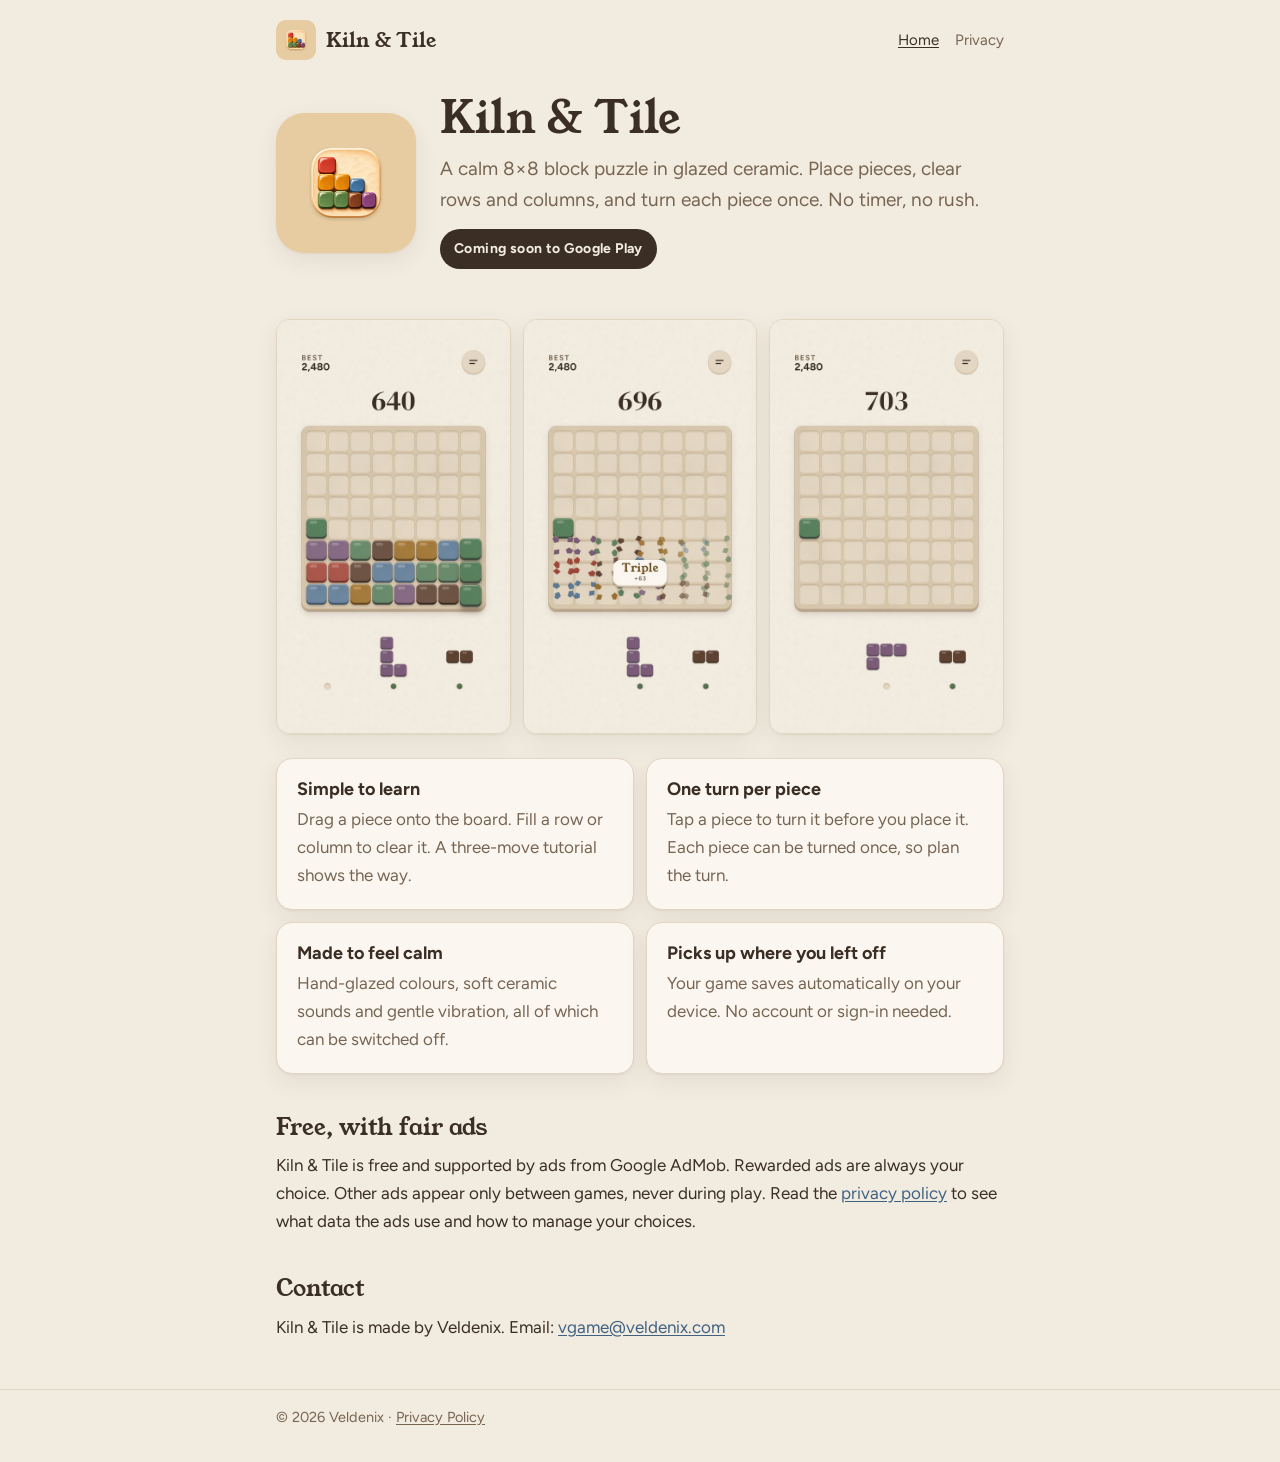
<file: index.html>
<!doctype html>
<html lang="en">
<head>
<meta charset="utf-8">
<meta name="viewport" content="width=device-width, initial-scale=1">
<title>Kiln &amp; Tile</title>
<meta name="description" content="Kiln & Tile is a calm 8×8 block puzzle in glazed ceramic for Android, iPhone and iPad, by Veldenix.">
<meta name="color-scheme" content="light dark">
<link rel="icon" type="image/png" href="assets/img/favicon-48.png">
<link rel="apple-touch-icon" href="assets/img/apple-touch-icon.png">
<link rel="canonical" href="https://vgame-ux.github.io/kiln-and-tile/">
<link rel="stylesheet" href="assets/site.css">
</head>
<body>
<header class="site-head">
  <div class="wrap">
    <a class="brand" href="./" aria-current="page"><img src="assets/img/app-icon-256.png" alt="" width="40" height="40"><span>Kiln &amp; Tile</span></a>
    <nav aria-label="Site">
      <a href="./" aria-current="page">Home</a>
      <a href="privacy-policy.html">Privacy</a>
    </nav>
  </div>
</header>

<main class="wrap">
  <section class="hero">
    <img class="icon" src="assets/img/app-icon-256.png" alt="Kiln & Tile app icon: glazed ceramic blocks on an ivory tile" width="140" height="140">
    <div>
      <h1>Kiln &amp; Tile</h1>
      <p class="lede">A calm 8×8 block puzzle in glazed ceramic. Place pieces, clear rows and columns, and turn each piece once. No timer, no rush.</p>
      <p><span class="badge">Coming soon to Google Play</span></p>
    </div>
  </section>

  <div class="shots" role="list">
    <img role="listitem" src="assets/img/shot-drag.jpg" alt="Dragging a piece onto the board, with the rows it will clear lit up" width="540" height="960" loading="lazy">
    <img role="listitem" src="assets/img/shot-clear.jpg" alt="Three lines clearing at once with a “Triple” callout" width="540" height="960" loading="lazy">
    <img role="listitem" src="assets/img/shot-turn.jpg" alt="A piece turned in the tray, its turn marker used" width="540" height="960" loading="lazy">
  </div>

  <section class="features" aria-label="Features">
    <div class="card"><h3>Simple to learn</h3><p>Drag a piece onto the board. Fill a row or column to clear it. A three-move tutorial shows the way.</p></div>
    <div class="card"><h3>One turn per piece</h3><p>Tap a piece to turn it before you place it. Each piece can be turned once, so plan the turn.</p></div>
    <div class="card"><h3>Made to feel calm</h3><p>Hand-glazed colours, soft ceramic sounds and gentle vibration, all of which can be switched off.</p></div>
    <div class="card"><h3>Picks up where you left off</h3><p>Your game saves automatically on your device. No account or sign-in needed.</p></div>
  </section>

  <h2>Free, with fair ads</h2>
  <p>Kiln &amp; Tile is free and supported by ads from Google AdMob. Rewarded ads are always your choice. Other ads appear only between games, never during play. Read the <a href="privacy-policy.html">privacy policy</a> to see what data the ads use and how to manage your choices.</p>

  <h2>Contact</h2>
  <p>Kiln &amp; Tile is made by Veldenix. Email: <a href="mailto:vgame@veldenix.com">vgame@veldenix.com</a></p>
</main>

<footer class="site-foot">
  <div class="wrap">
    <p>© 2026 Veldenix · <a href="privacy-policy.html">Privacy Policy</a></p>
  </div>
</footer>
</body>
</html>
</file>
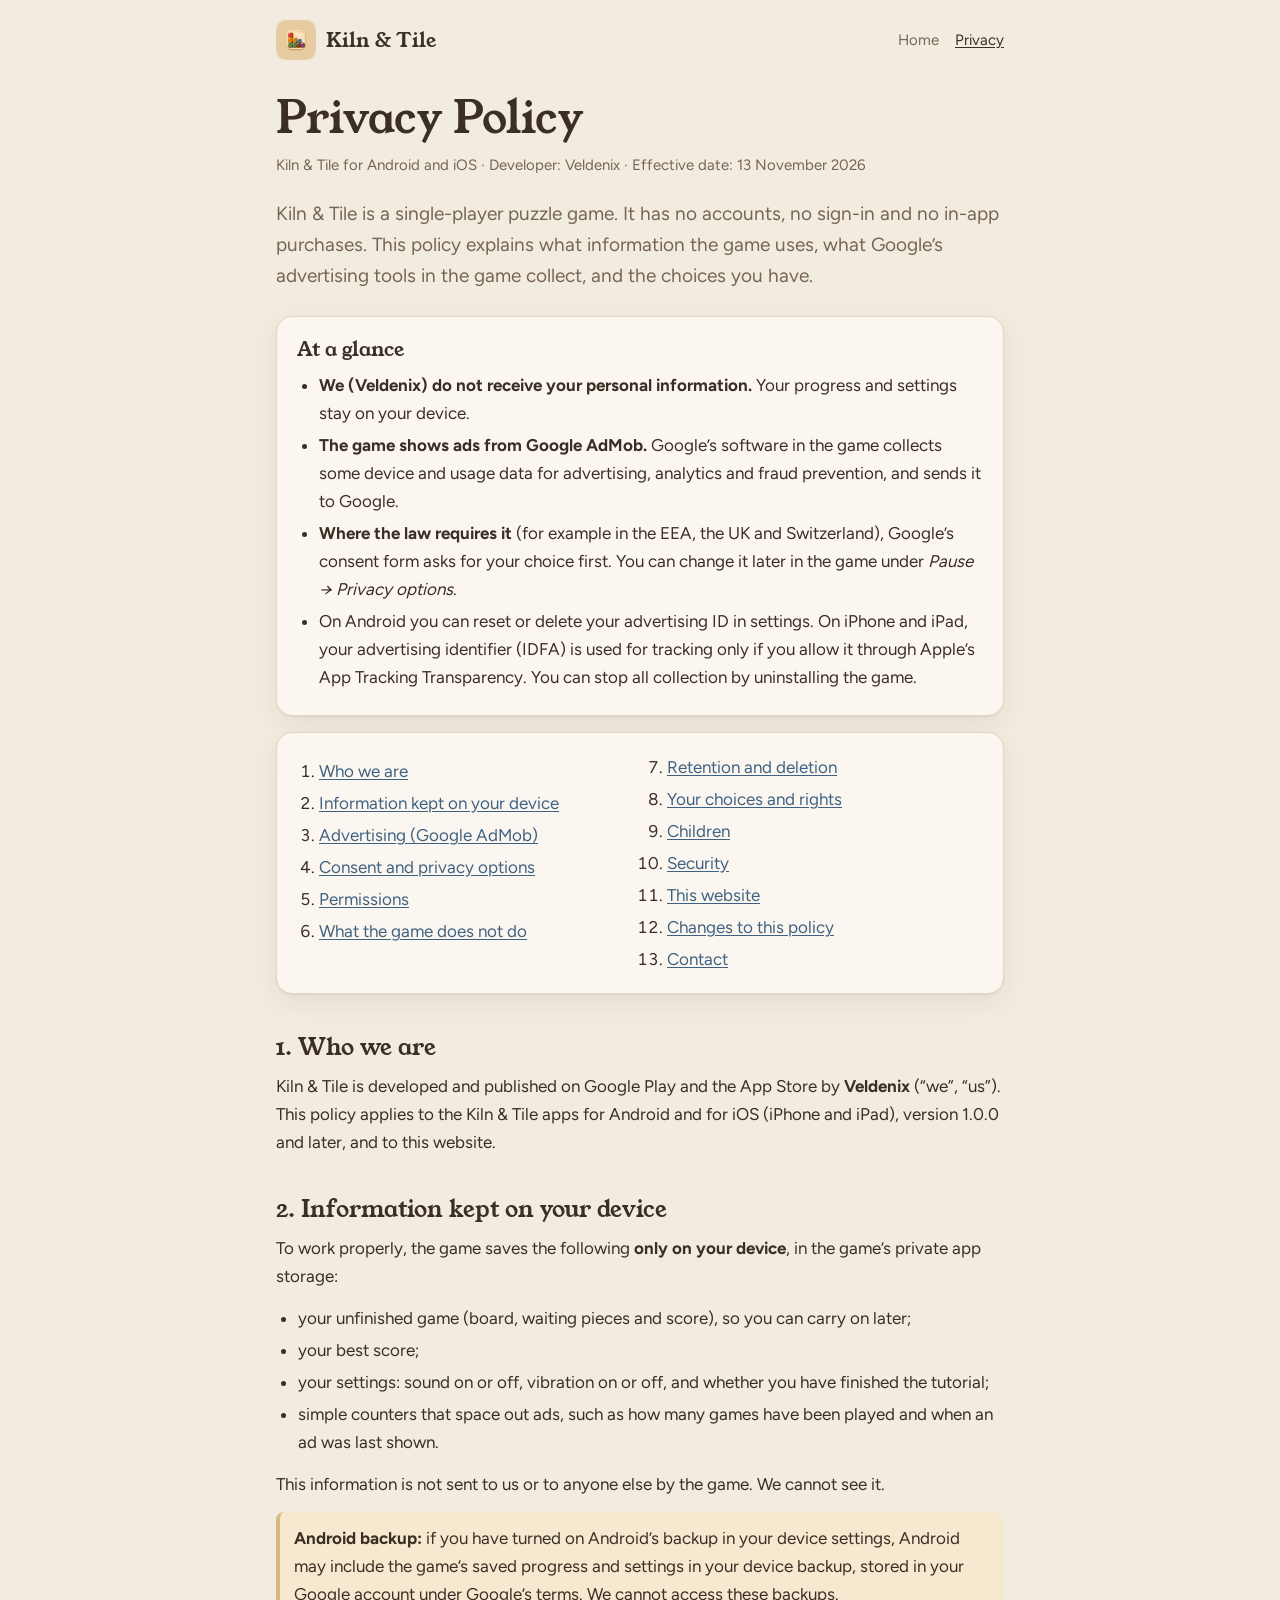
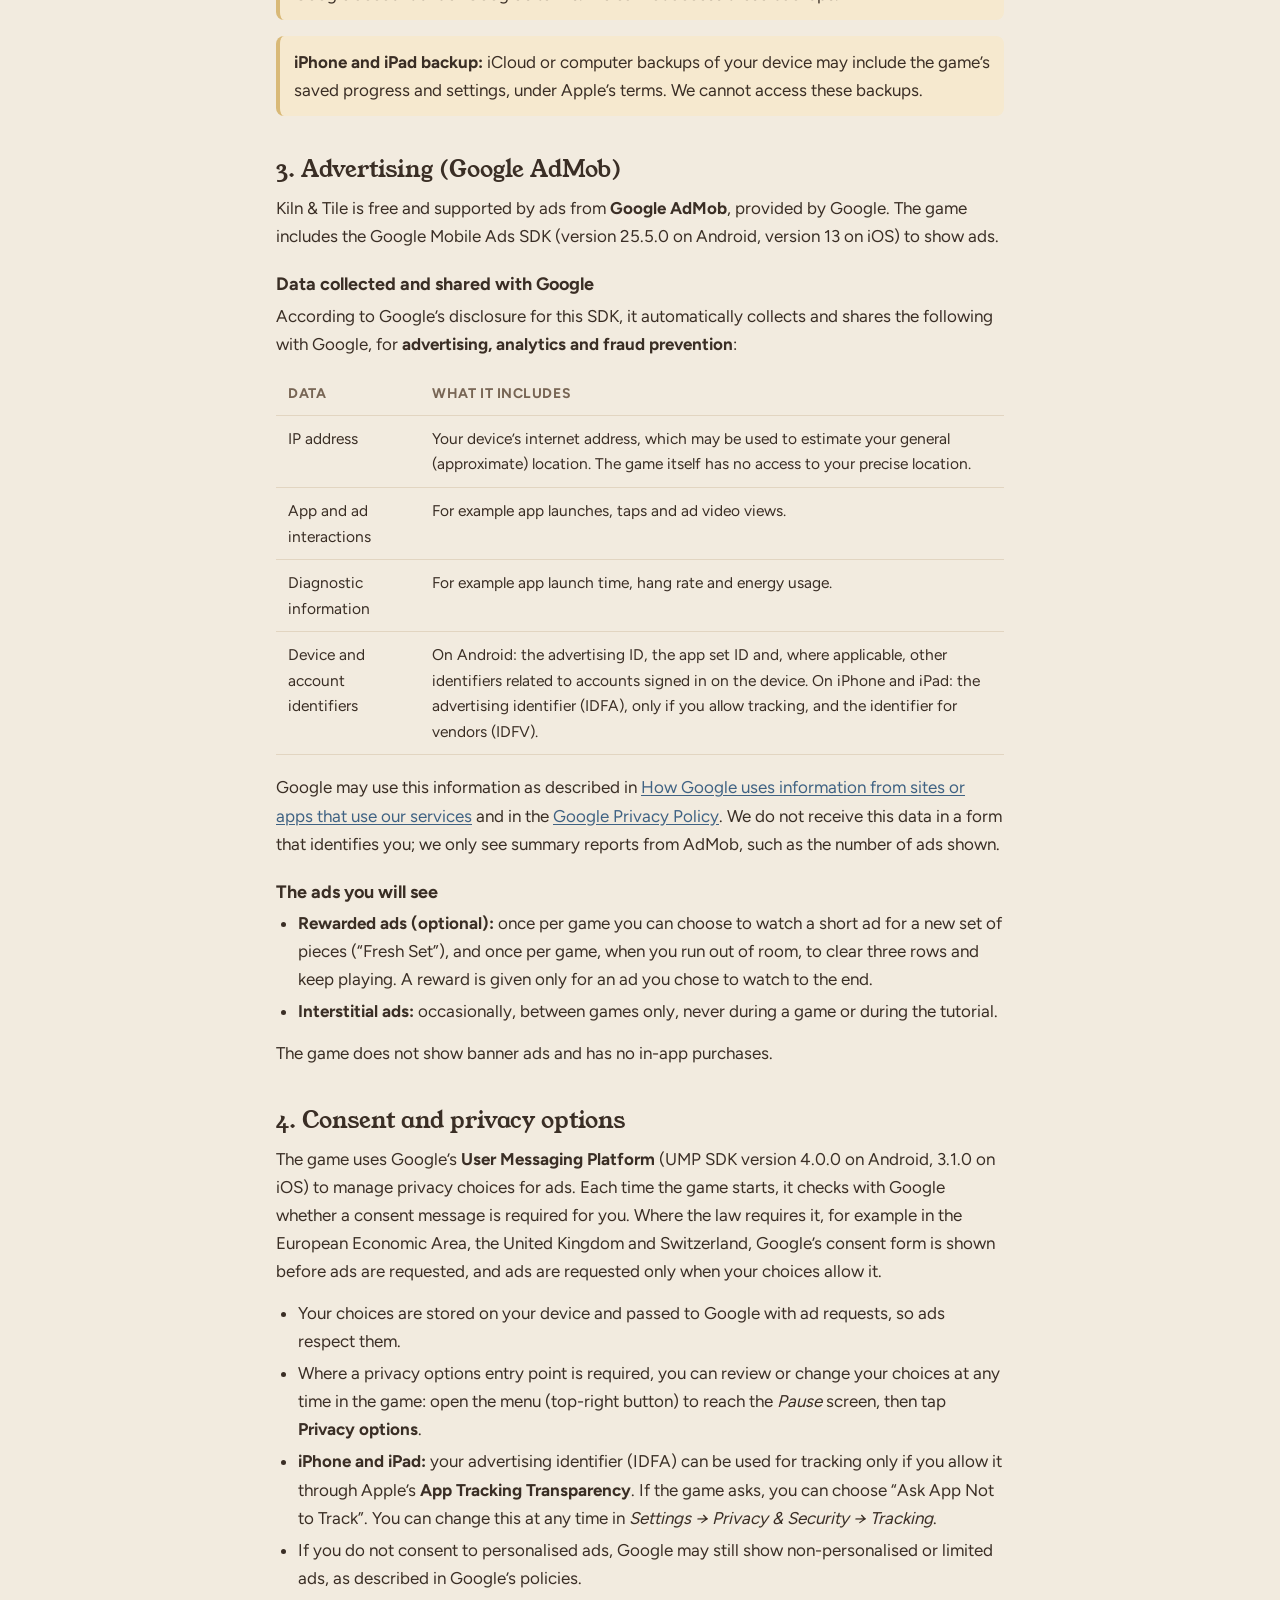
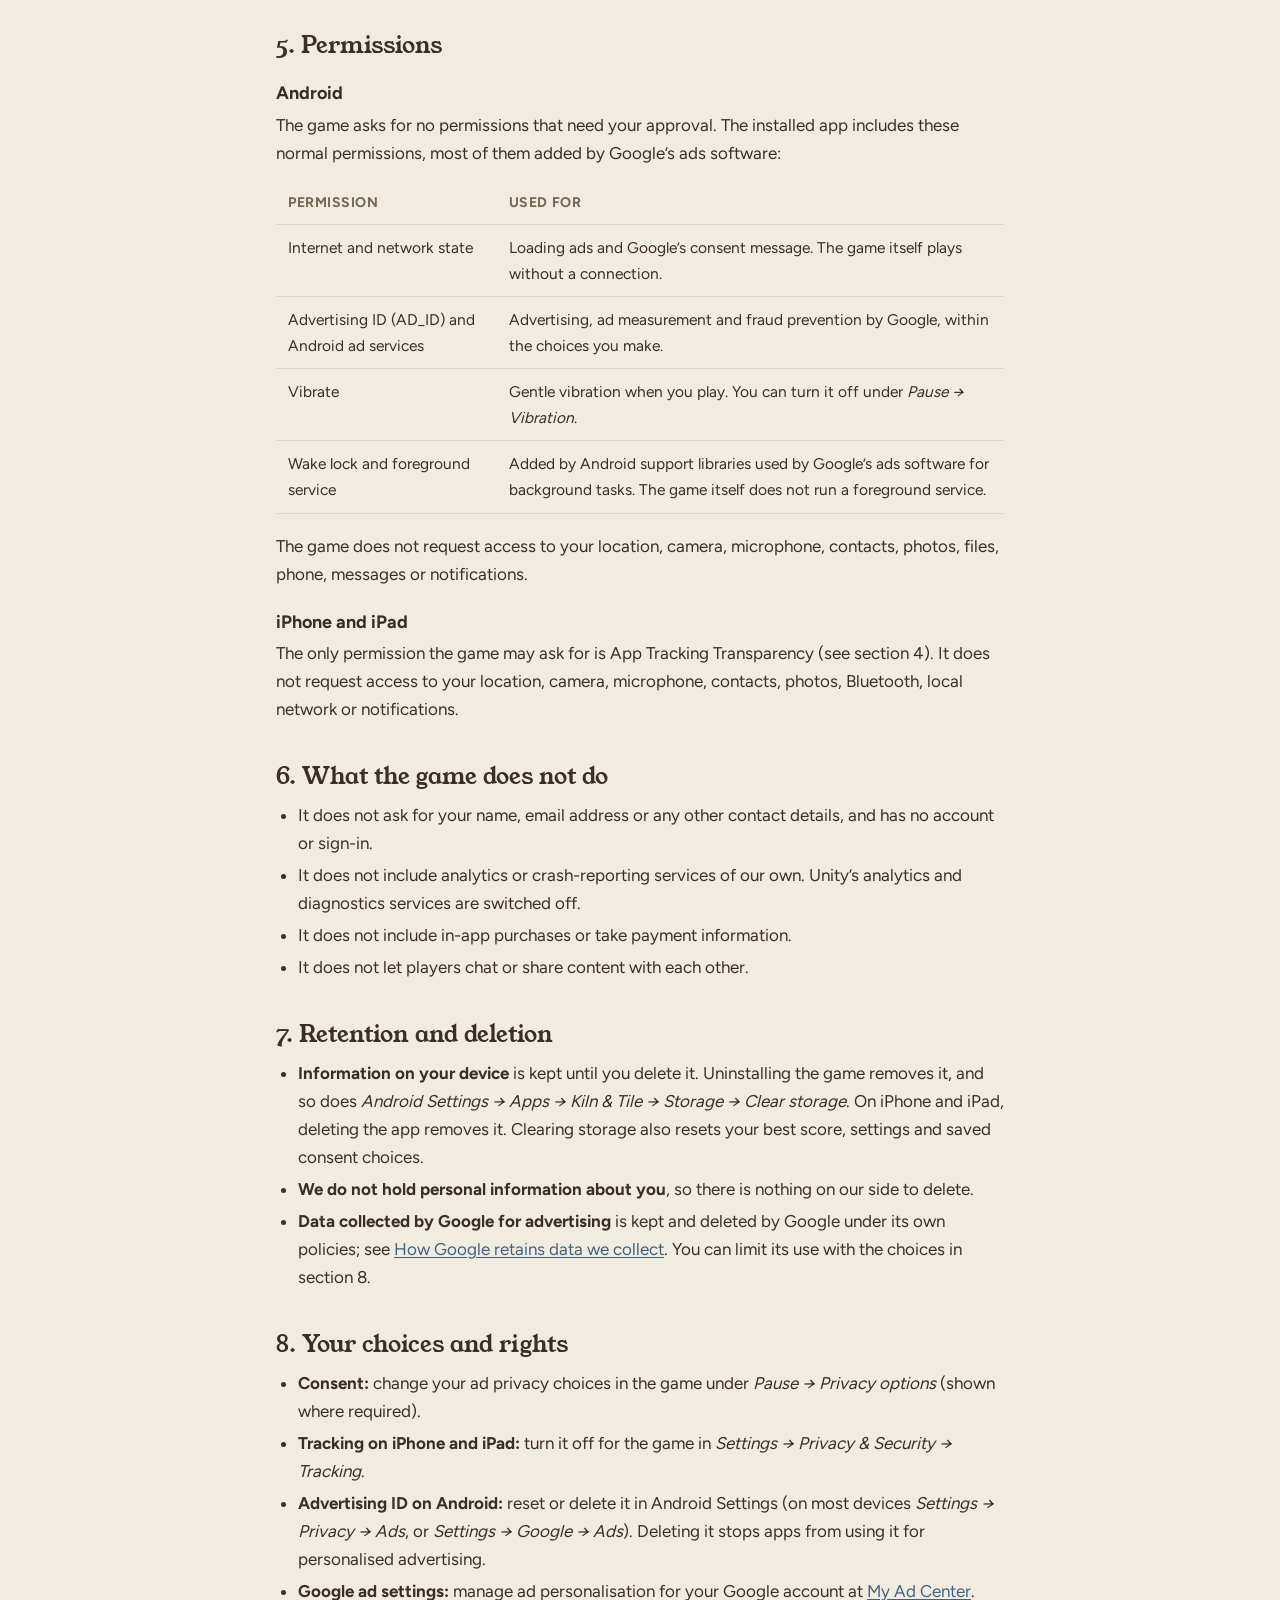
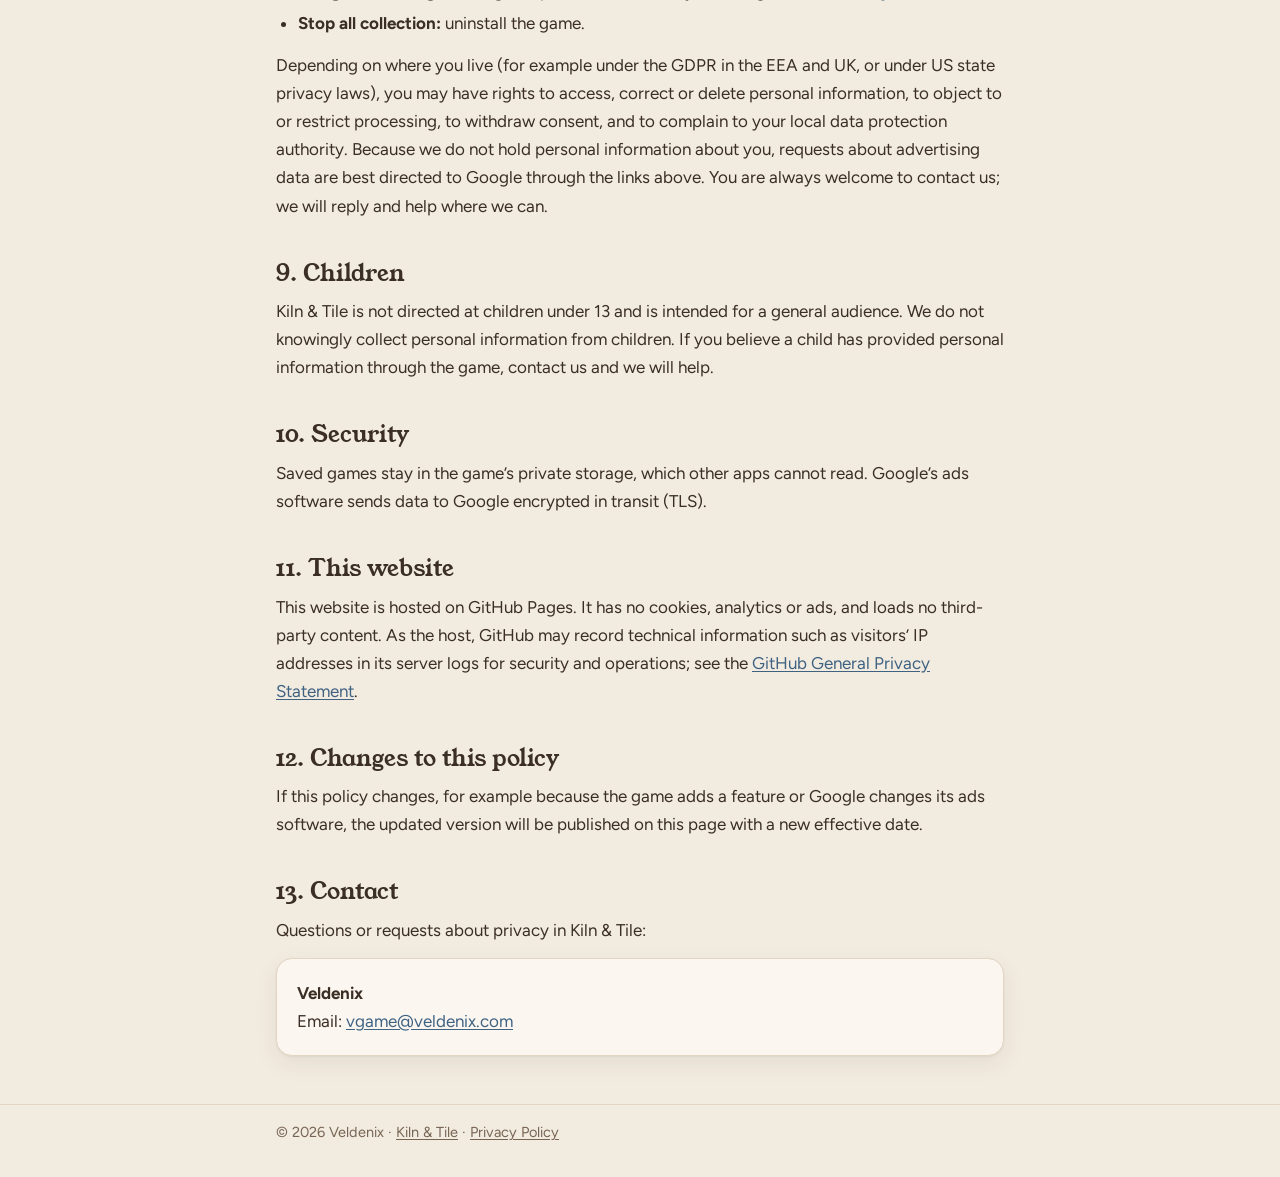
<file: privacy-policy.html>
<!doctype html>
<html lang="en">
<head>
<meta charset="utf-8">
<meta name="viewport" content="width=device-width, initial-scale=1">
<title>Kiln &amp; Tile Privacy Policy</title>
<meta name="description" content="Privacy policy for Kiln & Tile, a calm block puzzle game for Android, iPhone and iPad by Veldenix: what data is used, advertising and consent, retention, deletion and contact.">
<meta name="color-scheme" content="light dark">
<link rel="icon" type="image/png" href="assets/img/favicon-48.png">
<link rel="apple-touch-icon" href="assets/img/apple-touch-icon.png">
<link rel="canonical" href="https://vgame-ux.github.io/kiln-and-tile/privacy-policy.html">
<link rel="stylesheet" href="assets/site.css">
</head>
<body>
<header class="site-head">
  <div class="wrap">
    <a class="brand" href="./"><img src="assets/img/app-icon-256.png" alt="" width="40" height="40"><span>Kiln &amp; Tile</span></a>
    <nav aria-label="Site">
      <a href="./">Home</a>
      <a href="privacy-policy.html" aria-current="page">Privacy</a>
    </nav>
  </div>
</header>

<main class="wrap">
  <h1>Privacy Policy</h1>
  <p class="meta">Kiln &amp; Tile for Android and iOS · Developer: Veldenix · Effective date: 13 November 2026</p>

  <p class="lede">Kiln &amp; Tile is a single-player puzzle game. It has no accounts, no sign-in and no in-app purchases. This policy explains what information the game uses, what Google’s advertising tools in the game collect, and the choices you have.</p>

  <section class="card glance" aria-labelledby="glance">
    <h2 id="glance">At a glance</h2>
    <ul>
      <li><strong>We (Veldenix) do not receive your personal information.</strong> Your progress and settings stay on your device.</li>
      <li><strong>The game shows ads from Google AdMob.</strong> Google’s software in the game collects some device and usage data for advertising, analytics and fraud prevention, and sends it to Google.</li>
      <li><strong>Where the law requires it</strong> (for example in the EEA, the UK and Switzerland), Google’s consent form asks for your choice first. You can change it later in the game under <em>Pause → Privacy options</em>.</li>
      <li>On Android you can reset or delete your advertising ID in settings. On iPhone and iPad, your advertising identifier (IDFA) is used for tracking only if you allow it through Apple’s App Tracking Transparency. You can stop all collection by uninstalling the game.</li>
    </ul>
  </section>

  <nav class="card toc" aria-label="Contents" style="margin-top:16px">
    <ol>
      <li><a href="#who">Who we are</a></li>
      <li><a href="#device">Information kept on your device</a></li>
      <li><a href="#ads">Advertising (Google AdMob)</a></li>
      <li><a href="#consent">Consent and privacy options</a></li>
      <li><a href="#permissions">Permissions</a></li>
      <li><a href="#not">What the game does not do</a></li>
      <li><a href="#retention">Retention and deletion</a></li>
      <li><a href="#choices">Your choices and rights</a></li>
      <li><a href="#children">Children</a></li>
      <li><a href="#security">Security</a></li>
      <li><a href="#website">This website</a></li>
      <li><a href="#changes">Changes to this policy</a></li>
      <li><a href="#contact">Contact</a></li>
    </ol>
  </nav>

  <h2 id="who">1. Who we are</h2>
  <p>Kiln &amp; Tile is developed and published on Google Play and the App Store by <strong>Veldenix</strong> (“we”, “us”). This policy applies to the Kiln &amp; Tile apps for Android and for iOS (iPhone and iPad), version 1.0.0 and later, and to this website.</p>

  <h2 id="device">2. Information kept on your device</h2>
  <p>To work properly, the game saves the following <strong>only on your device</strong>, in the game’s private app storage:</p>
  <ul>
    <li>your unfinished game (board, waiting pieces and score), so you can carry on later;</li>
    <li>your best score;</li>
    <li>your settings: sound on or off, vibration on or off, and whether you have finished the tutorial;</li>
    <li>simple counters that space out ads, such as how many games have been played and when an ad was last shown.</li>
  </ul>
  <p>This information is not sent to us or to anyone else by the game. We cannot see it.</p>
  <p class="note"><strong>Android backup:</strong> if you have turned on Android’s backup in your device settings, Android may include the game’s saved progress and settings in your device backup, stored in your Google account under Google’s terms. We cannot access these backups.</p>
  <p class="note"><strong>iPhone and iPad backup:</strong> iCloud or computer backups of your device may include the game’s saved progress and settings, under Apple’s terms. We cannot access these backups.</p>

  <h2 id="ads">3. Advertising (Google AdMob)</h2>
  <p>Kiln &amp; Tile is free and supported by ads from <strong>Google AdMob</strong>, provided by Google. The game includes the Google Mobile Ads SDK (version 25.5.0 on Android, version 13 on iOS) to show ads.</p>
  <h3>Data collected and shared with Google</h3>
  <p>According to Google’s disclosure for this SDK, it automatically collects and shares the following with Google, for <strong>advertising, analytics and fraud prevention</strong>:</p>
  <table>
    <thead><tr><th scope="col">Data</th><th scope="col">What it includes</th></tr></thead>
    <tbody>
      <tr><td data-label="Data">IP address</td><td data-label="What it includes">Your device’s internet address, which may be used to estimate your general (approximate) location. The game itself has no access to your precise location.</td></tr>
      <tr><td data-label="Data">App and ad interactions</td><td data-label="What it includes">For example app launches, taps and ad video views.</td></tr>
      <tr><td data-label="Data">Diagnostic information</td><td data-label="What it includes">For example app launch time, hang rate and energy usage.</td></tr>
      <tr><td data-label="Data">Device and account identifiers</td><td data-label="What it includes">On Android: the advertising ID, the app set ID and, where applicable, other identifiers related to accounts signed in on the device. On iPhone and iPad: the advertising identifier (IDFA), only if you allow tracking, and the identifier for vendors (IDFV).</td></tr>
    </tbody>
  </table>
  <p>Google may use this information as described in <a href="https://policies.google.com/technologies/partner-sites">How Google uses information from sites or apps that use our services</a> and in the <a href="https://policies.google.com/privacy">Google Privacy Policy</a>. We do not receive this data in a form that identifies you; we only see summary reports from AdMob, such as the number of ads shown.</p>
  <h3>The ads you will see</h3>
  <ul>
    <li><strong>Rewarded ads (optional):</strong> once per game you can choose to watch a short ad for a new set of pieces (“Fresh Set”), and once per game, when you run out of room, to clear three rows and keep playing. A reward is given only for an ad you chose to watch to the end.</li>
    <li><strong>Interstitial ads:</strong> occasionally, between games only, never during a game or during the tutorial.</li>
  </ul>
  <p>The game does not show banner ads and has no in-app purchases.</p>

  <h2 id="consent">4. Consent and privacy options</h2>
  <p>The game uses Google’s <strong>User Messaging Platform</strong> (UMP SDK version 4.0.0 on Android, 3.1.0 on iOS) to manage privacy choices for ads. Each time the game starts, it checks with Google whether a consent message is required for you. Where the law requires it, for example in the European Economic Area, the United Kingdom and Switzerland, Google’s consent form is shown before ads are requested, and ads are requested only when your choices allow it.</p>
  <ul>
    <li>Your choices are stored on your device and passed to Google with ad requests, so ads respect them.</li>
    <li>Where a privacy options entry point is required, you can review or change your choices at any time in the game: open the menu (top-right button) to reach the <em>Pause</em> screen, then tap <strong>Privacy options</strong>.</li>
    <li><strong>iPhone and iPad:</strong> your advertising identifier (IDFA) can be used for tracking only if you allow it through Apple’s <strong>App Tracking Transparency</strong>. If the game asks, you can choose “Ask App Not to Track”. You can change this at any time in <em>Settings → Privacy &amp; Security → Tracking</em>.</li>
    <li>If you do not consent to personalised ads, Google may still show non-personalised or limited ads, as described in Google’s policies.</li>
  </ul>

  <h2 id="permissions">5. Permissions</h2>
  <h3>Android</h3>
  <p>The game asks for no permissions that need your approval. The installed app includes these normal permissions, most of them added by Google’s ads software:</p>
  <table>
    <thead><tr><th scope="col">Permission</th><th scope="col">Used for</th></tr></thead>
    <tbody>
      <tr><td data-label="Permission">Internet and network state</td><td data-label="Used for">Loading ads and Google’s consent message. The game itself plays without a connection.</td></tr>
      <tr><td data-label="Permission">Advertising ID (AD_ID) and Android ad services</td><td data-label="Used for">Advertising, ad measurement and fraud prevention by Google, within the choices you make.</td></tr>
      <tr><td data-label="Permission">Vibrate</td><td data-label="Used for">Gentle vibration when you play. You can turn it off under <em>Pause → Vibration</em>.</td></tr>
      <tr><td data-label="Permission">Wake lock and foreground service</td><td data-label="Used for">Added by Android support libraries used by Google’s ads software for background tasks. The game itself does not run a foreground service.</td></tr>
    </tbody>
  </table>
  <p>The game does not request access to your location, camera, microphone, contacts, photos, files, phone, messages or notifications.</p>
  <h3>iPhone and iPad</h3>
  <p>The only permission the game may ask for is App Tracking Transparency (see section 4). It does not request access to your location, camera, microphone, contacts, photos, Bluetooth, local network or notifications.</p>

  <h2 id="not">6. What the game does not do</h2>
  <ul>
    <li>It does not ask for your name, email address or any other contact details, and has no account or sign-in.</li>
    <li>It does not include analytics or crash-reporting services of our own. Unity’s analytics and diagnostics services are switched off.</li>
    <li>It does not include in-app purchases or take payment information.</li>
    <li>It does not let players chat or share content with each other.</li>
  </ul>

  <h2 id="retention">7. Retention and deletion</h2>
  <ul>
    <li><strong>Information on your device</strong> is kept until you delete it. Uninstalling the game removes it, and so does <em>Android Settings → Apps → Kiln &amp; Tile → Storage → Clear storage</em>. On iPhone and iPad, deleting the app removes it. Clearing storage also resets your best score, settings and saved consent choices.</li>
    <li><strong>We do not hold personal information about you</strong>, so there is nothing on our side to delete.</li>
    <li><strong>Data collected by Google for advertising</strong> is kept and deleted by Google under its own policies; see <a href="https://policies.google.com/technologies/retention">How Google retains data we collect</a>. You can limit its use with the choices in section 8.</li>
  </ul>

  <h2 id="choices">8. Your choices and rights</h2>
  <ul>
    <li><strong>Consent:</strong> change your ad privacy choices in the game under <em>Pause → Privacy options</em> (shown where required).</li>
    <li><strong>Tracking on iPhone and iPad:</strong> turn it off for the game in <em>Settings → Privacy &amp; Security → Tracking</em>.</li>
    <li><strong>Advertising ID on Android:</strong> reset or delete it in Android Settings (on most devices <em>Settings → Privacy → Ads</em>, or <em>Settings → Google → Ads</em>). Deleting it stops apps from using it for personalised advertising.</li>
    <li><strong>Google ad settings:</strong> manage ad personalisation for your Google account at <a href="https://myadcenter.google.com/">My Ad Center</a>.</li>
    <li><strong>Stop all collection:</strong> uninstall the game.</li>
  </ul>
  <p>Depending on where you live (for example under the GDPR in the EEA and UK, or under US state privacy laws), you may have rights to access, correct or delete personal information, to object to or restrict processing, to withdraw consent, and to complain to your local data protection authority. Because we do not hold personal information about you, requests about advertising data are best directed to Google through the links above. You are always welcome to contact us; we will reply and help where we can.</p>

  <h2 id="children">9. Children</h2>
  <p>Kiln &amp; Tile is not directed at children under 13 and is intended for a general audience. We do not knowingly collect personal information from children. If you believe a child has provided personal information through the game, contact us and we will help.</p>

  <h2 id="security">10. Security</h2>
  <p>Saved games stay in the game’s private storage, which other apps cannot read. Google’s ads software sends data to Google encrypted in transit (TLS).</p>

  <h2 id="website">11. This website</h2>
  <p>This website is hosted on GitHub Pages. It has no cookies, analytics or ads, and loads no third-party content. As the host, GitHub may record technical information such as visitors’ IP addresses in its server logs for security and operations; see the <a href="https://docs.github.com/en/site-policy/privacy-policies/github-general-privacy-statement">GitHub General Privacy Statement</a>.</p>

  <h2 id="changes">12. Changes to this policy</h2>
  <p>If this policy changes, for example because the game adds a feature or Google changes its ads software, the updated version will be published on this page with a new effective date.</p>

  <h2 id="contact">13. Contact</h2>
  <p>Questions or requests about privacy in Kiln &amp; Tile:</p>
  <p class="card"><strong>Veldenix</strong><br>
    Email: <a href="mailto:vgame@veldenix.com">vgame@veldenix.com</a></p>
</main>

<footer class="site-foot">
  <div class="wrap">
    <p>© 2026 Veldenix · <a href="./">Kiln &amp; Tile</a> · <a href="privacy-policy.html">Privacy Policy</a></p>
  </div>
</footer>
</body>
</html>
</file>
<file: assets/site.css>
/* Kiln & Tile site: shared styles. Fonts are self-hosted (SIL OFL), so pages make no third-party requests. */
@font-face {
  font-family: "Young Serif";
  src: url("fonts/YoungSerif-Regular.ttf") format("truetype");
  font-weight: 400;
  font-display: swap;
}
@font-face {
  font-family: "Figtree";
  src: url("fonts/Figtree-Variable.ttf") format("truetype");
  font-weight: 300 900;
  font-display: swap;
}

:root {
  --bg: #F2EBDF;          /* Linen */
  --surface: #FBF7F0;     /* Porcelain */
  --line: #E2D5C1;        /* Well */
  --ink: #3A2E25;         /* Umber */
  --muted: #776554;       /* Clay ink */
  --accent: #A3463A;      /* Oxblood */
  --link: #3F6283;        /* Cobalt, darkened for contrast */
  --note-bg: #F6E9CF;
  --note-line: #D9B977;
  --shadow: 0 1px 2px rgba(58, 46, 37, .06), 0 8px 24px rgba(58, 46, 37, .07);
  color-scheme: light;
}
@media (prefers-color-scheme: dark) {
  :root:not([data-theme="light"]) {
    --bg: #1E1813;
    --surface: #2A221B;
    --line: #3E3328;
    --ink: #F2EBDF;
    --muted: #C4B4A0;
    --accent: #E08A7C;
    --link: #9DBBD8;
    --note-bg: #3A2F1C;
    --note-line: #7A6233;
    --shadow: none;
    color-scheme: dark;
  }
}
:root[data-theme="dark"] {
  --bg: #1E1813; --surface: #2A221B; --line: #3E3328; --ink: #F2EBDF; --muted: #C4B4A0;
  --accent: #E08A7C; --link: #9DBBD8; --note-bg: #3A2F1C; --note-line: #7A6233; --shadow: none;
  color-scheme: dark;
}

* { box-sizing: border-box; }
html { -webkit-text-size-adjust: 100%; }
body {
  margin: 0;
  background: var(--bg);
  color: var(--ink);
  font: 400 17px/1.65 "Figtree", system-ui, -apple-system, "Segoe UI", Roboto, sans-serif;
  overflow-wrap: break-word;
}
a { color: var(--link); text-underline-offset: 2px; }
a:focus-visible { outline: 3px solid var(--link); outline-offset: 2px; border-radius: 4px; }
img { max-width: 100%; height: auto; display: block; }

.wrap { max-width: 760px; margin: 0 auto; padding: 0 16px; }

/* Header */
.site-head { padding: 20px 0 8px; }
.site-head .wrap { display: flex; align-items: center; gap: 12px; }
.brand { display: flex; align-items: center; gap: 10px; color: var(--ink); text-decoration: none; }
.brand img { width: 40px; height: 40px; border-radius: 10px; }
.brand span { font-family: "Young Serif", Georgia, serif; font-size: 20px; }
.site-head nav { margin-left: auto; display: flex; gap: 16px; font-size: 15px; }
.site-head nav a { color: var(--muted); text-decoration: none; }
.site-head nav a:hover, .site-head nav a[aria-current="page"] { color: var(--ink); text-decoration: underline; }

/* Type */
h1, h2, h3 { font-family: "Young Serif", Georgia, serif; font-weight: 400; line-height: 1.2; color: var(--ink); }
h1 { font-size: clamp(30px, 7vw, 44px); margin: 24px 0 8px; }
h2 { font-size: 23px; margin: 40px 0 10px; scroll-margin-top: 16px; }
h3 { font-size: 18px; margin: 24px 0 6px; font-family: "Figtree", system-ui, sans-serif; font-weight: 700; }
p, ul, ol { margin: 0 0 14px; }
ul, ol { padding-left: 22px; }
li { margin: 4px 0; }
.lede { font-size: 19px; color: var(--muted); }
.meta { color: var(--muted); font-size: 15px; margin: 0 0 20px; }

/* Blocks */
.card {
  background: var(--surface);
  border: 1px solid var(--line);
  border-radius: 16px;
  padding: 20px;
  box-shadow: var(--shadow);
}
.glance { margin: 24px 0 8px; }
.glance h2 { margin-top: 0; font-size: 20px; }
.glance ul { margin-bottom: 0; }
.toc ol { margin: 0; columns: 2 240px; column-gap: 32px; }
.toc li { break-inside: avoid; }
.note {
  background: var(--note-bg);
  border-left: 4px solid var(--note-line);
  border-radius: 8px;
  padding: 12px 14px;
  margin: 0 0 16px;
}
.placeholder { background: var(--note-bg); outline: 2px dashed var(--note-line); border-radius: 4px; padding: 0 4px; }

/* Tables become stacked cards on narrow screens */
table { width: 100%; border-collapse: collapse; margin: 8px 0 18px; font-size: 15.5px; }
th, td { text-align: left; vertical-align: top; padding: 10px 12px; border-bottom: 1px solid var(--line); }
th { font-weight: 700; color: var(--muted); font-size: 14px; text-transform: uppercase; letter-spacing: .04em; }
@media (max-width: 620px) {
  table, thead, tbody, tr, th, td { display: block; }
  thead { position: absolute; left: -9999px; }
  tr { background: var(--surface); border: 1px solid var(--line); border-radius: 12px; padding: 6px 4px; margin: 0 0 12px; }
  td { border: 0; padding: 6px 12px; }
  td::before { content: attr(data-label); display: block; font-size: 12.5px; font-weight: 700; letter-spacing: .05em; text-transform: uppercase; color: var(--muted); }
}

/* Home page */
.hero { display: grid; gap: 24px; align-items: center; padding: 16px 0 8px; }
.hero .icon { width: 120px; height: 120px; border-radius: 28px; box-shadow: var(--shadow); }
.hero h1 { margin-top: 8px; }
@media (min-width: 640px) { .hero { grid-template-columns: 140px 1fr; } .hero .icon { width: 140px; height: 140px; } }
.badge {
  display: inline-block; font-size: 14px; font-weight: 700; letter-spacing: .03em;
  padding: 8px 14px; border-radius: 999px; background: var(--ink); color: var(--bg);
}
.shots { display: grid; grid-template-columns: repeat(3, minmax(0, 1fr)); gap: 12px; margin: 28px 0 8px; }
.shots img { border-radius: 14px; border: 1px solid var(--line); box-shadow: var(--shadow); }
.features { display: grid; gap: 12px; margin: 24px 0; }
@media (min-width: 640px) { .features { grid-template-columns: 1fr 1fr; } }
.features .card p { margin: 0; color: var(--muted); }
.features .card h3 { margin: 0 0 4px; }

/* Footer */
.site-foot { margin: 48px 0 32px; padding-top: 16px; border-top: 1px solid var(--line); color: var(--muted); font-size: 14.5px; }
.site-foot a { color: var(--muted); }
</file>
